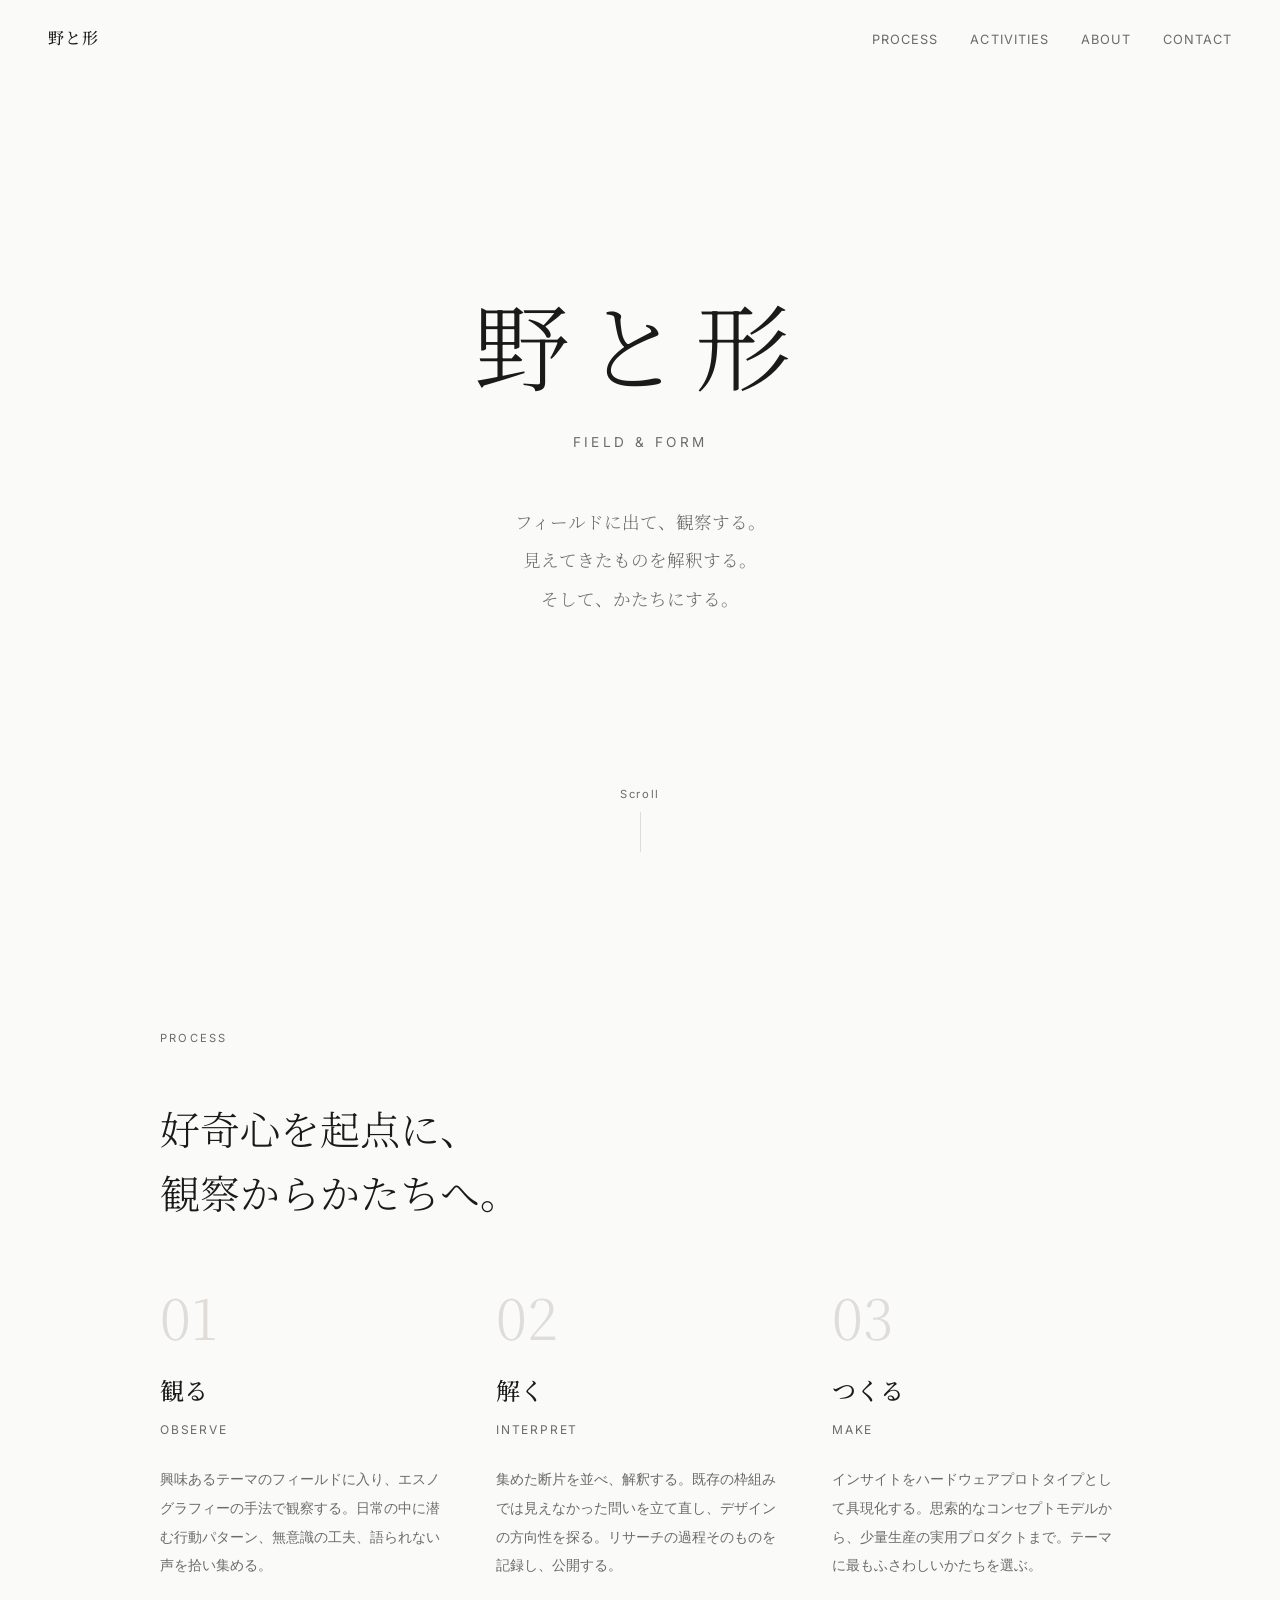
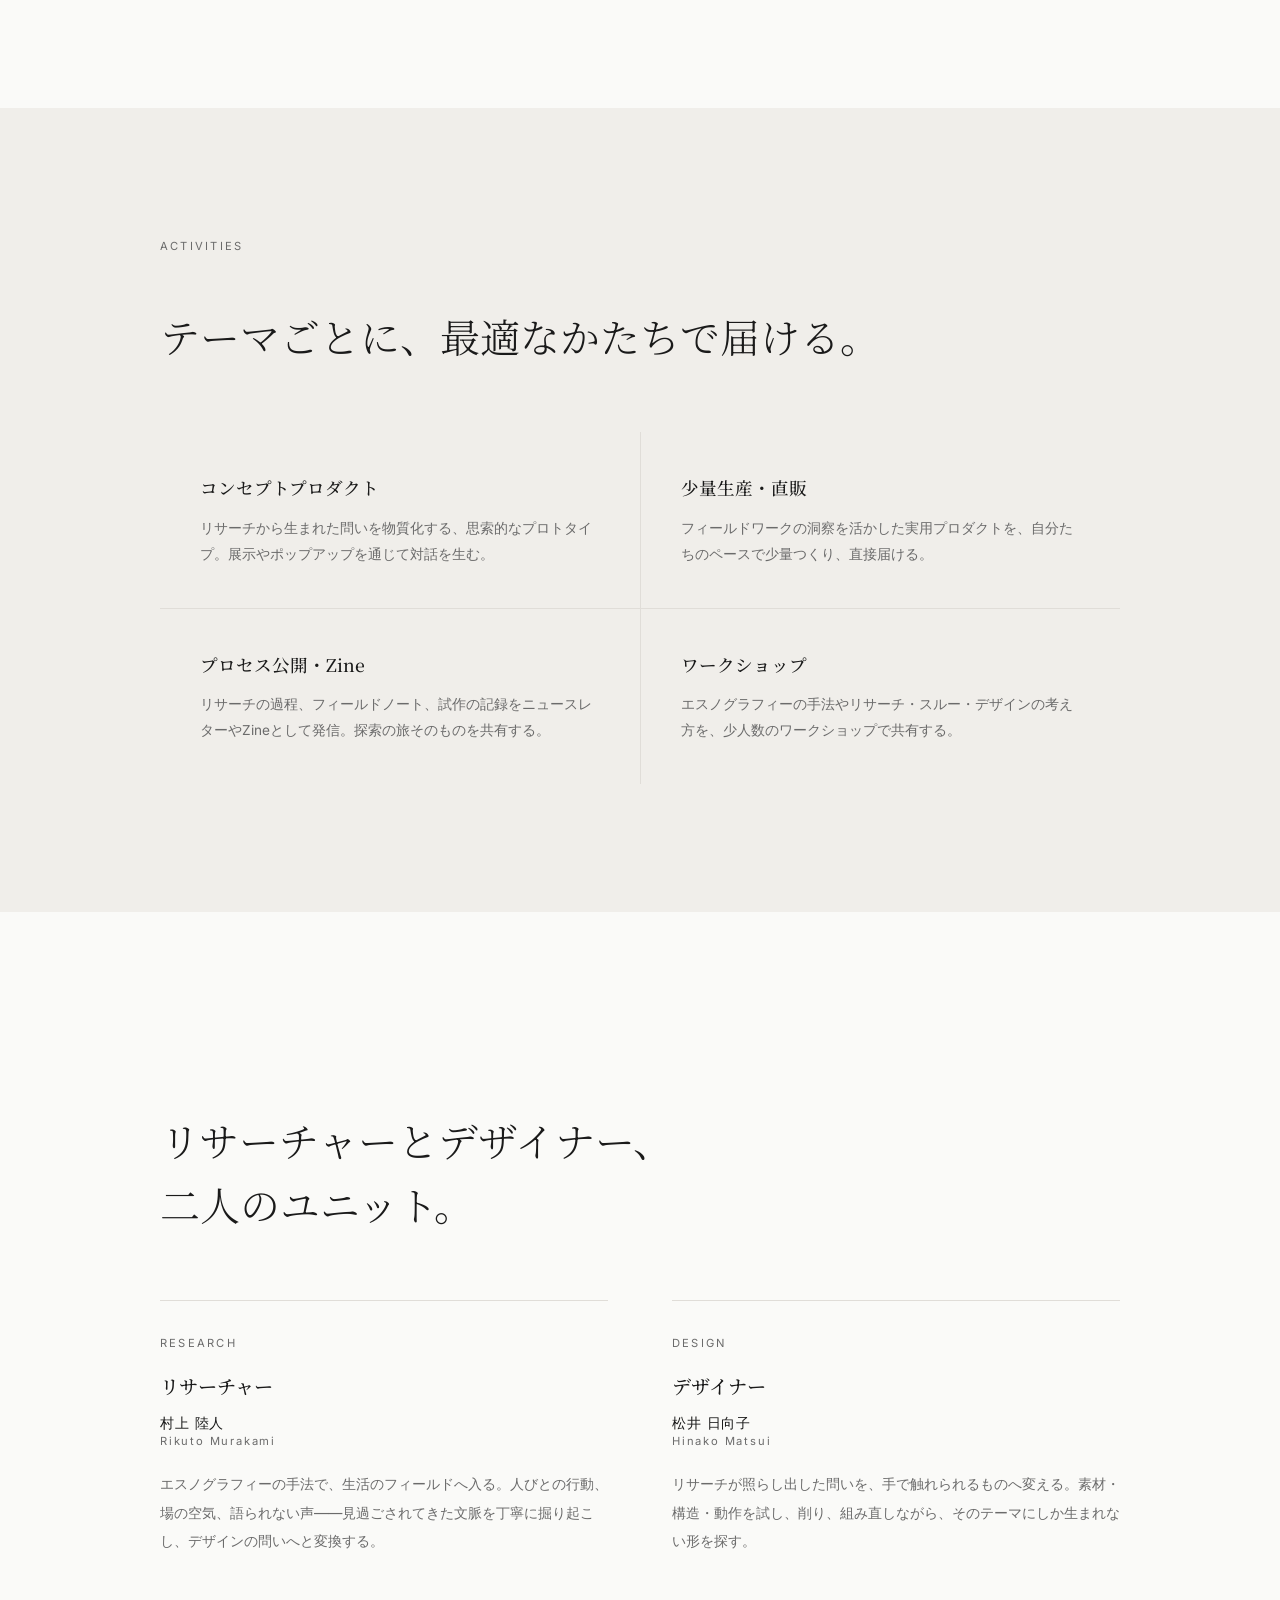
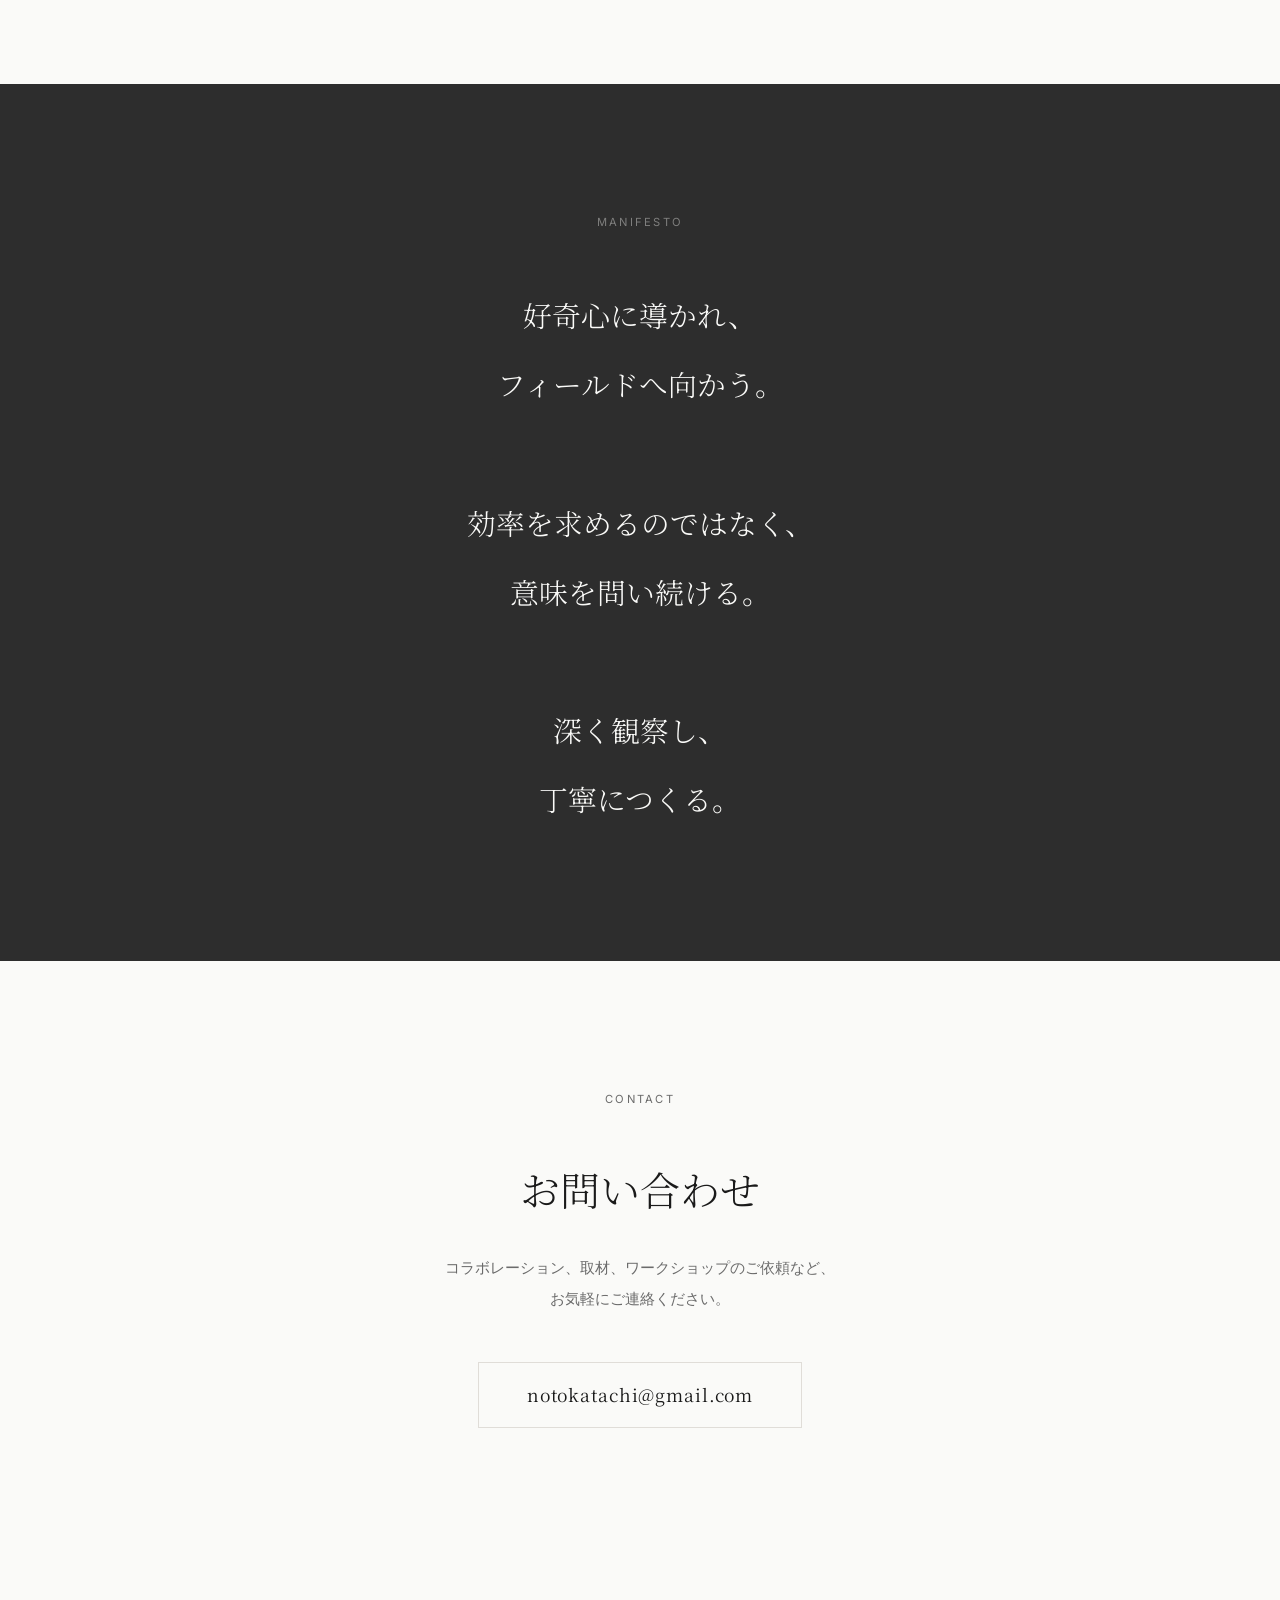
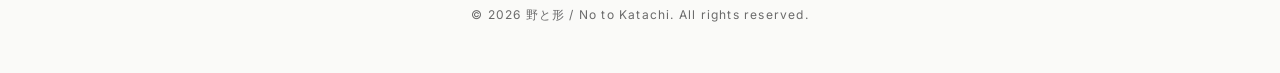
<file: index.html>
<!DOCTYPE html>
<html lang="ja">
<head>
  <meta charset="UTF-8">
  <meta name="viewport" content="width=device-width, initial-scale=1.0">
  <title>野と形 — Field & Form</title>
  <meta name="description" content="フィールドワークから、かたちへ。探索的デザインリサーチとハードウェアプロダクトデザインのコラボレーション。">

  <!-- Canonical & Robots -->
  <link rel="canonical" href="https://no-to-katachi.github.io/No-to-Katachi/">
  <meta name="robots" content="index, follow">
  <meta name="keywords" content="デザインリサーチ, フィールドワーク, エスノグラフィー, プロダクトデザイン, ハードウェアデザイン, 野と形, No to Katachi">
  <meta name="author" content="野と形 / No to Katachi">

  <!-- Open Graph / SNS -->
  <meta property="og:type" content="website">
  <meta property="og:url" content="https://no-to-katachi.github.io/No-to-Katachi/">
  <meta property="og:site_name" content="野と形">
  <meta property="og:title" content="野と形 — Field & Form">
  <meta property="og:description" content="フィールドワークから、かたちへ。探索的デザインリサーチとハードウェアプロダクトデザインのコラボレーション。">
  <meta property="og:locale" content="ja_JP">
  <meta property="og:image" content="https://no-to-katachi.github.io/No-to-Katachi/ogp.png">
  <meta property="og:image:width" content="1080">
  <meta property="og:image:height" content="1080">
  <meta property="og:image:alt" content="野と形 — Field & Form">

  <!-- Twitter Card -->
  <meta name="twitter:card" content="summary">
  <meta name="twitter:title" content="野と形 — Field & Form">
  <meta name="twitter:description" content="フィールドワークから、かたちへ。探索的デザインリサーチとハードウェアプロダクトデザインのコラボレーション。">
  <meta name="twitter:image" content="https://no-to-katachi.github.io/No-to-Katachi/ogp.png">
  <meta name="twitter:image:alt" content="野と形 — Field & Form">

  <style>
    @import url('https://fonts.googleapis.com/css2?family=Noto+Serif+JP:wght@300;500;700&family=Inter:wght@300;400;500&display=swap');

    *, *::before, *::after {
      margin: 0;
      padding: 0;
      box-sizing: border-box;
    }

    :root {
      --color-bg: #fafaf8;
      --color-text: #1a1a1a;
      --color-text-light: #6b6b6b;
      --color-accent: #2d2d2d;
      --color-border: #e0ddd8;
      --color-surface: #f0eeea;
      --font-serif: 'Noto Serif JP', 'Hiragino Mincho ProN', serif;
      --font-sans: 'Inter', 'Hiragino Kaku Gothic ProN', sans-serif;
    }

    html {
      font-size: 16px;
      scroll-behavior: smooth;
    }

    body {
      font-family: var(--font-sans);
      background: var(--color-bg);
      color: var(--color-text);
      line-height: 1.8;
      -webkit-font-smoothing: antialiased;
    }

    /* ── Navigation ── */
    nav {
      position: fixed;
      top: 0;
      width: 100%;
      padding: 1.5rem 3rem;
      display: flex;
      justify-content: space-between;
      align-items: center;
      z-index: 100;
      background: rgba(250, 250, 248, 0.9);
      backdrop-filter: blur(10px);
    }

    nav .logo {
      font-family: var(--font-serif);
      font-size: 1rem;
      font-weight: 500;
      letter-spacing: 0.05em;
    }

    nav .nav-links {
      display: flex;
      gap: 2rem;
      list-style: none;
    }

    nav .nav-links a {
      text-decoration: none;
      color: var(--color-text-light);
      font-size: 0.8rem;
      letter-spacing: 0.08em;
      text-transform: uppercase;
      transition: color 0.3s;
    }

    nav .nav-links a:hover {
      color: var(--color-text);
    }



    /* ── Hero ── */
    .hero {
      min-height: 100vh;
      display: flex;
      flex-direction: column;
      justify-content: center;
      align-items: center;
      text-align: center;
      padding: 6rem 2rem;
    }

    .hero-title {
      font-family: var(--font-serif);
      font-size: clamp(3rem, 8vw, 6rem);
      font-weight: 300;
      letter-spacing: 0.15em;
      margin-bottom: 1.5rem;
      line-height: 1.3;
    }

    .hero-subtitle {
      font-size: 0.85rem;
      letter-spacing: 0.25em;
      text-transform: uppercase;
      color: var(--color-text-light);
      margin-bottom: 3rem;
    }

    .hero-lead {
      max-width: 480px;
      font-family: var(--font-serif);
      font-size: 1.1rem;
      font-weight: 300;
      line-height: 2.2;
      color: var(--color-text-light);
    }

    .scroll-indicator {
      position: absolute;
      bottom: 3rem;
      display: flex;
      flex-direction: column;
      align-items: center;
      gap: 0.5rem;
      color: var(--color-text-light);
      font-size: 0.7rem;
      letter-spacing: 0.15em;
    }

    .scroll-indicator::after {
      content: '';
      width: 1px;
      height: 40px;
      background: var(--color-border);
      animation: scrollLine 2s ease-in-out infinite;
    }

    @keyframes scrollLine {
      0%, 100% { opacity: 0.3; transform: scaleY(0.5); }
      50% { opacity: 1; transform: scaleY(1); }
    }

    /* ── Section Common ── */
    section {
      padding: 8rem 2rem;
    }

    .section-inner {
      max-width: 960px;
      margin: 0 auto;
    }

    .section-label {
      font-size: 0.7rem;
      letter-spacing: 0.2em;
      text-transform: uppercase;
      color: var(--color-text-light);
      margin-bottom: 3rem;
    }

    .section-heading {
      font-family: var(--font-serif);
      font-size: clamp(1.8rem, 4vw, 2.5rem);
      font-weight: 300;
      line-height: 1.6;
      margin-bottom: 2rem;
    }

    /* ── Process ── */
    .process {
      background: var(--color-bg);
    }

    .process-grid {
      display: grid;
      grid-template-columns: repeat(3, 1fr);
      gap: 3rem;
      margin-top: 4rem;
    }

    .process-step {
      position: relative;
    }

    .process-number {
      font-family: var(--font-serif);
      font-size: 3.5rem;
      font-weight: 300;
      color: var(--color-border);
      line-height: 1;
      margin-bottom: 1.5rem;
    }

    .process-title {
      font-family: var(--font-serif);
      font-size: 1.5rem;
      font-weight: 500;
      margin-bottom: 0.5rem;
    }

    .process-title-en {
      font-size: 0.75rem;
      letter-spacing: 0.15em;
      text-transform: uppercase;
      color: var(--color-text-light);
      margin-bottom: 1.5rem;
    }

    .process-desc {
      font-size: 0.9rem;
      color: var(--color-text-light);
      line-height: 2;
    }

    /* ── Activities ── */
    .activities {
      background: var(--color-surface);
    }

    .activities-list {
      display: grid;
      grid-template-columns: repeat(2, 1fr);
      gap: 1px;
      background: var(--color-border);
      margin-top: 4rem;
    }

    .activity-item {
      background: var(--color-surface);
      padding: 2.5rem;
    }

    .activity-title {
      font-family: var(--font-serif);
      font-size: 1.1rem;
      font-weight: 500;
      margin-bottom: 0.75rem;
    }

    .activity-desc {
      font-size: 0.85rem;
      color: var(--color-text-light);
      line-height: 1.9;
    }

    /* ── About ── */
    .about-grid {
      display: grid;
      grid-template-columns: 1fr 1fr;
      gap: 4rem;
      margin-top: 4rem;
    }

    .about-role {
      padding-top: 2rem;
      border-top: 1px solid var(--color-border);
    }

    .about-role-label {
      font-size: 0.7rem;
      letter-spacing: 0.2em;
      text-transform: uppercase;
      color: var(--color-text-light);
      margin-bottom: 1rem;
    }

    .about-role-title {
      font-family: var(--font-serif);
      font-size: 1.2rem;
      font-weight: 500;
      margin-bottom: 0.5rem;
    }

    .about-role-name {
      margin-bottom: 1.25rem;
      line-height: 1.5;
    }
    .about-role-name .name-ja {
      display: block;
      font-size: 0.88rem;
      letter-spacing: 0.06em;
    }
    .about-role-name .name-en {
      display: block;
      font-size: 0.7rem;
      letter-spacing: 0.16em;
      color: var(--color-text-light);
    }

    .about-role-desc {
      font-size: 0.9rem;
      color: var(--color-text-light);
      line-height: 2;
    }

    /* ── Manifesto ── */
    .manifesto {
      background: var(--color-accent);
      color: #fafaf8;
      text-align: center;
    }

    .manifesto .section-label {
      color: rgba(250, 250, 248, 0.4);
    }

    .manifesto-text {
      font-family: var(--font-serif);
      font-size: clamp(1.3rem, 3vw, 1.8rem);
      font-weight: 300;
      line-height: 2.4;
      max-width: 640px;
      margin: 0 auto;
    }

    /* ── Contact ── */
    .contact {
      text-align: center;
    }

    .contact-text {
      font-size: 0.95rem;
      color: var(--color-text-light);
      line-height: 2;
      margin-bottom: 3rem;
      max-width: 480px;
      margin-left: auto;
      margin-right: auto;
    }

    .contact-email {
      display: inline-block;
      font-family: var(--font-serif);
      font-size: 1.1rem;
      color: var(--color-text);
      text-decoration: none;
      padding: 1rem 3rem;
      border: 1px solid var(--color-border);
      transition: all 0.3s;
      letter-spacing: 0.05em;
    }

    .contact-email:hover {
      background: var(--color-text);
      color: var(--color-bg);
      border-color: var(--color-text);
    }

    /* ── Footer ── */
    footer {
      padding: 3rem 2rem;
      text-align: center;
      font-size: 0.75rem;
      color: var(--color-text-light);
      letter-spacing: 0.1em;
    }

    /* ── Responsive ── */
    @media (max-width: 768px) {
      nav {
        padding: 1rem 1.5rem;
      }

      nav .nav-links {
        gap: 1.2rem;
      }

      nav .nav-links a {
        font-size: 0.7rem;
      }

      section {
        padding: 5rem 1.5rem;
      }

      .process-grid {
        grid-template-columns: 1fr;
        gap: 3rem;
      }

      .activities-list {
        grid-template-columns: 1fr;
      }

      .about-grid {
        grid-template-columns: 1fr;
        gap: 3rem;
      }
    }

    /* ── Fade-in Animation ── */
    .fade-in {
      opacity: 0;
      transform: translateY(24px);
      transition: opacity 0.8s ease, transform 0.8s ease;
    }

    .fade-in.visible {
      opacity: 1;
      transform: translateY(0);
    }
  </style>
</head>
<body>

  <!-- Navigation -->
  <nav>
    <div class="logo">野と形</div>
    <ul class="nav-links">
      <li><a href="#process">Process</a></li>
      <li><a href="#activities">Activities</a></li>
      <li><a href="#about">About</a></li>
      <li><a href="#contact">Contact</a></li>
    </ul>
  </nav>

  <!-- Hero -->
  <section class="hero">
    <h1 class="hero-title">野と形</h1>
    <p class="hero-subtitle">Field & Form</p>
    <p class="hero-lead">
      フィールドに出て、観察する。<br>
      見えてきたものを解釈する。<br>
      そして、かたちにする。
    </p>
    <div class="scroll-indicator">Scroll</div>
  </section>

  <!-- Process -->
  <section class="process" id="process">
    <div class="section-inner">
      <p class="section-label fade-in">Process</p>
      <h2 class="section-heading fade-in">
        好奇心を起点に、<br>観察からかたちへ。
      </h2>
      <div class="process-grid">
        <div class="process-step fade-in">
          <div class="process-number">01</div>
          <h3 class="process-title">観る</h3>
          <p class="process-title-en">Observe</p>
          <p class="process-desc">
            興味あるテーマのフィールドに入り、エスノグラフィーの手法で観察する。日常の中に潜む行動パターン、無意識の工夫、語られない声を拾い集める。
          </p>
        </div>
        <div class="process-step fade-in">
          <div class="process-number">02</div>
          <h3 class="process-title">解く</h3>
          <p class="process-title-en">Interpret</p>
          <p class="process-desc">
            集めた断片を並べ、解釈する。既存の枠組みでは見えなかった問いを立て直し、デザインの方向性を探る。リサーチの過程そのものを記録し、公開する。
          </p>
        </div>
        <div class="process-step fade-in">
          <div class="process-number">03</div>
          <h3 class="process-title">つくる</h3>
          <p class="process-title-en">Make</p>
          <p class="process-desc">
            インサイトをハードウェアプロトタイプとして具現化する。思索的なコンセプトモデルから、少量生産の実用プロダクトまで。テーマに最もふさわしいかたちを選ぶ。
          </p>
        </div>
      </div>
    </div>
  </section>

  <!-- Activities -->
  <section class="activities" id="activities">
    <div class="section-inner">
      <p class="section-label fade-in">Activities</p>
      <h2 class="section-heading fade-in">
        テーマごとに、最適なかたちで届ける。
      </h2>
      <div class="activities-list">
        <div class="activity-item fade-in">
          <h3 class="activity-title">コンセプトプロダクト</h3>
          <p class="activity-desc">リサーチから生まれた問いを物質化する、思索的なプロトタイプ。展示やポップアップを通じて対話を生む。</p>
        </div>
        <div class="activity-item fade-in">
          <h3 class="activity-title">少量生産・直販</h3>
          <p class="activity-desc">フィールドワークの洞察を活かした実用プロダクトを、自分たちのペースで少量つくり、直接届ける。</p>
        </div>
        <div class="activity-item fade-in">
          <h3 class="activity-title">プロセス公開・Zine</h3>
          <p class="activity-desc">リサーチの過程、フィールドノート、試作の記録をニュースレターやZineとして発信。探索の旅そのものを共有する。</p>
        </div>
        <div class="activity-item fade-in">
          <h3 class="activity-title">ワークショップ</h3>
          <p class="activity-desc">エスノグラフィーの手法やリサーチ・スルー・デザインの考え方を、少人数のワークショップで共有する。</p>
        </div>
      </div>
    </div>
  </section>

  <!-- About -->
  <section class="about" id="about">
    <div class="section-inner">
      <p class="section-label fade-in">About</p>
      <h2 class="section-heading fade-in">
        リサーチャーとデザイナー、<br>二人のユニット。
      </h2>
      <div class="about-grid">
        <div class="about-role fade-in">
          <p class="about-role-label">Research</p>
          <h3 class="about-role-title">リサーチャー</h3>
          <p class="about-role-name">
            <span class="name-ja">村上 陸人</span>
            <span class="name-en">Rikuto Murakami</span>
          </p>
          <p class="about-role-desc">
            エスノグラフィーの手法で、生活のフィールドへ入る。人びとの行動、場の空気、語られない声——見過ごされてきた文脈を丁寧に掘り起こし、デザインの問いへと変換する。
          </p>
        </div>
        <div class="about-role fade-in">
          <p class="about-role-label">Design</p>
          <h3 class="about-role-title">デザイナー</h3>
          <p class="about-role-name">
            <span class="name-ja">松井 日向子</span>
            <span class="name-en">Hinako Matsui</span>
          </p>
          <p class="about-role-desc">
            リサーチが照らし出した問いを、手で触れられるものへ変える。素材・構造・動作を試し、削り、組み直しながら、そのテーマにしか生まれない形を探す。
          </p>
        </div>
      </div>
    </div>
  </section>

  <!-- Manifesto -->
  <section class="manifesto">
    <div class="section-inner">
      <p class="section-label fade-in">Manifesto</p>
      <p class="manifesto-text fade-in">
        好奇心に導かれ、<br>
        フィールドへ向かう。<br><br>
        効率を求めるのではなく、<br>
        意味を問い続ける。<br><br>
        深く観察し、<br>
        丁寧につくる。
      </p>
    </div>
  </section>

  <!-- Contact -->
  <section class="contact" id="contact">
    <div class="section-inner">
      <p class="section-label fade-in">Contact</p>
      <h2 class="section-heading fade-in">お問い合わせ</h2>
      <p class="contact-text fade-in">
        コラボレーション、取材、ワークショップのご依頼など、<br>
        お気軽にご連絡ください。
      </p>
      <a href="mailto:notokatachi@gmail.com" class="contact-email fade-in">notokatachi@gmail.com</a>
    </div>
  </section>

  <!-- Structured Data (JSON-LD) -->
  <script type="application/ld+json">
  [
    {
      "@context": "https://schema.org",
      "@type": "Organization",
      "name": "野と形",
      "alternateName": "No to Katachi",
      "url": "https://no-to-katachi.github.io/No-to-Katachi/",
      "description": "リサーチャーとデザイナーによるコラボレーションユニット。フィールドワーク・エスノグラフィーを起点に、観察・解釈・制作のプロセスを経て、ハードウェアプロダクトとしてかたちにする。",
      "email": "notokatachi@gmail.com",
      "knowsAbout": [
        "デザインリサーチ",
        "フィールドワーク",
        "エスノグラフィー",
        "プロダクトデザイン",
        "ハードウェアデザイン",
        "リサーチ・スルー・デザイン",
        "コンセプトプロダクト"
      ],
      "sameAs": [
        "https://github.com/No-to-Katachi"
      ]
    },
    {
      "@context": "https://schema.org",
      "@type": "WebSite",
      "name": "野と形 — Field & Form",
      "url": "https://no-to-katachi.github.io/No-to-Katachi/",
      "description": "フィールドワークから、かたちへ。探索的デザインリサーチとハードウェアプロダクトデザインのコラボレーション。",
      "inLanguage": "ja"
    }
  ]
  </script>

  <!-- Footer -->
  <footer>
    <p>&copy; 2026 野と形 / No to Katachi. All rights reserved.</p>
  </footer>

  <!-- Scroll Animation -->
  <script>
    const observer = new IntersectionObserver((entries) => {
      entries.forEach(entry => {
        if (entry.isIntersecting) {
          entry.target.classList.add('visible');
        }
      });
    }, {
      threshold: 0.15,
      rootMargin: '0px 0px -40px 0px'
    });

    document.querySelectorAll('.fade-in').forEach(el => observer.observe(el));
  </script>

</body>
</html>
</file>
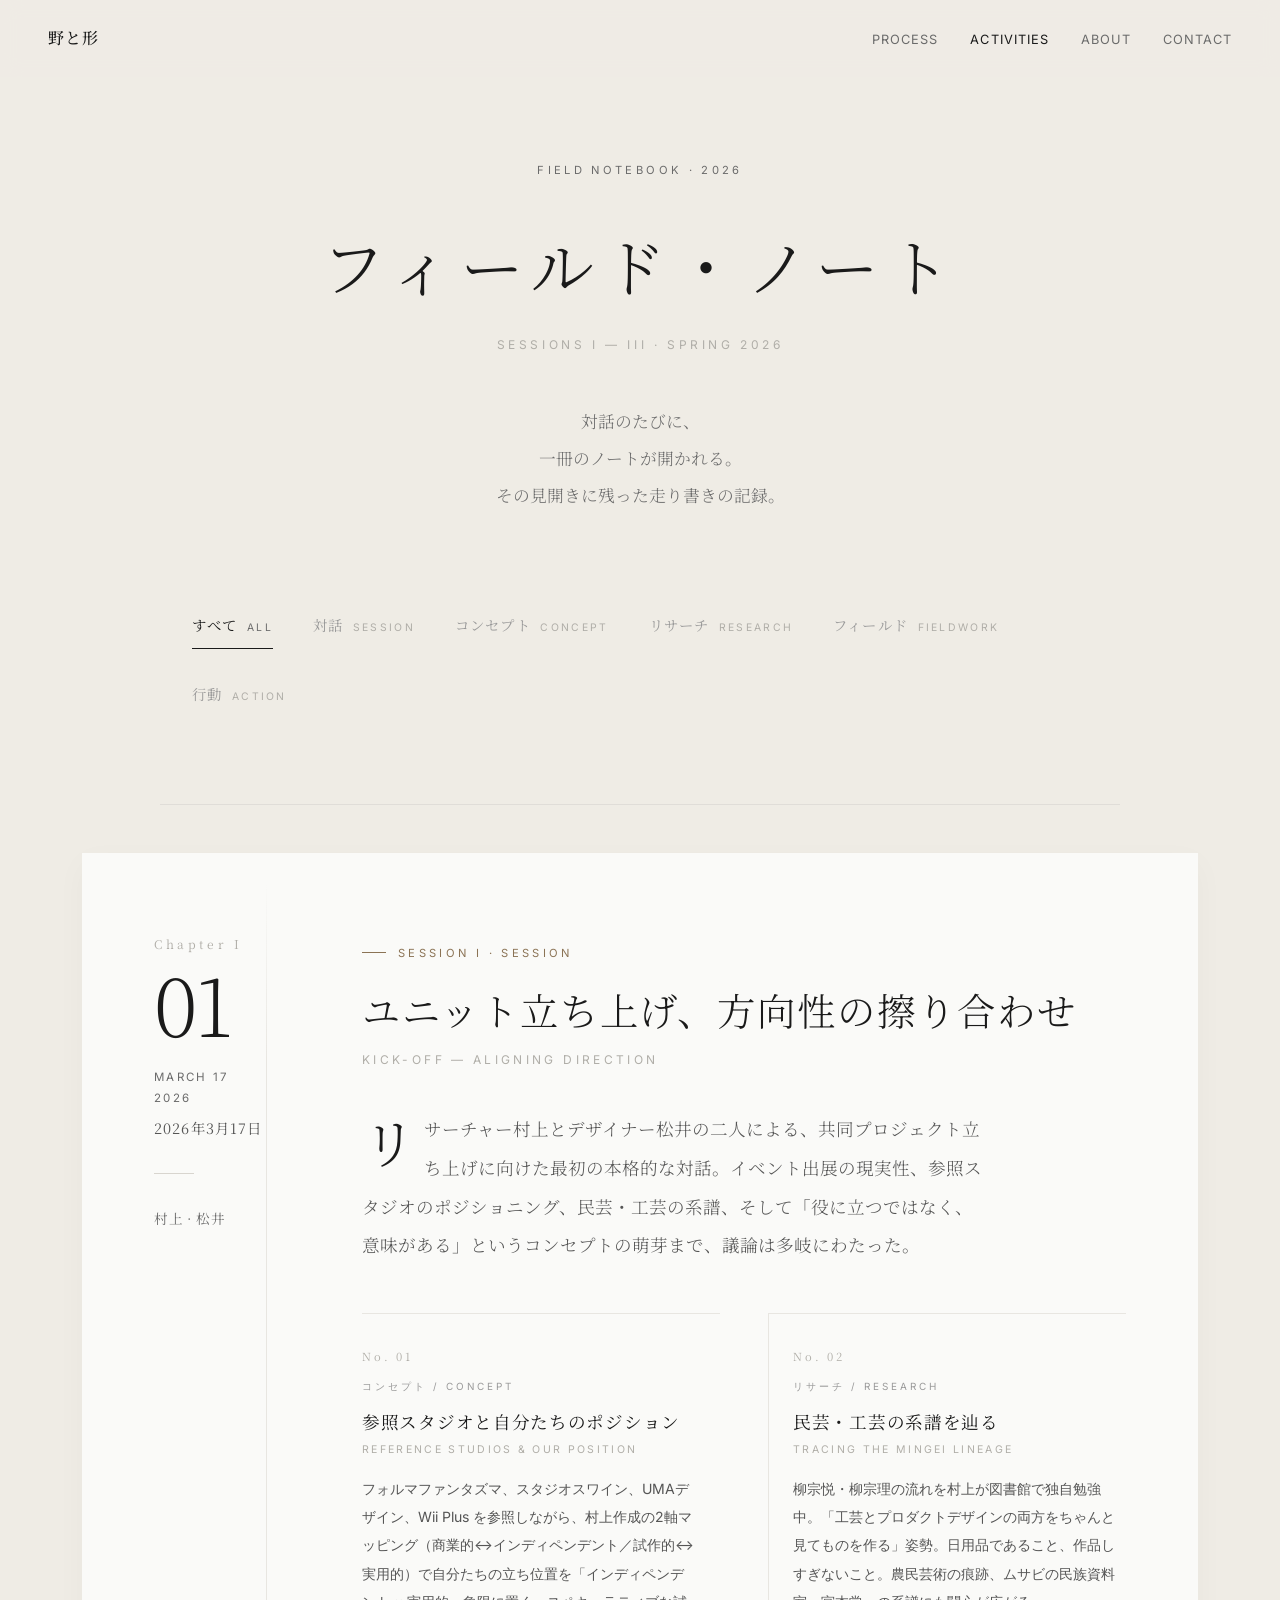
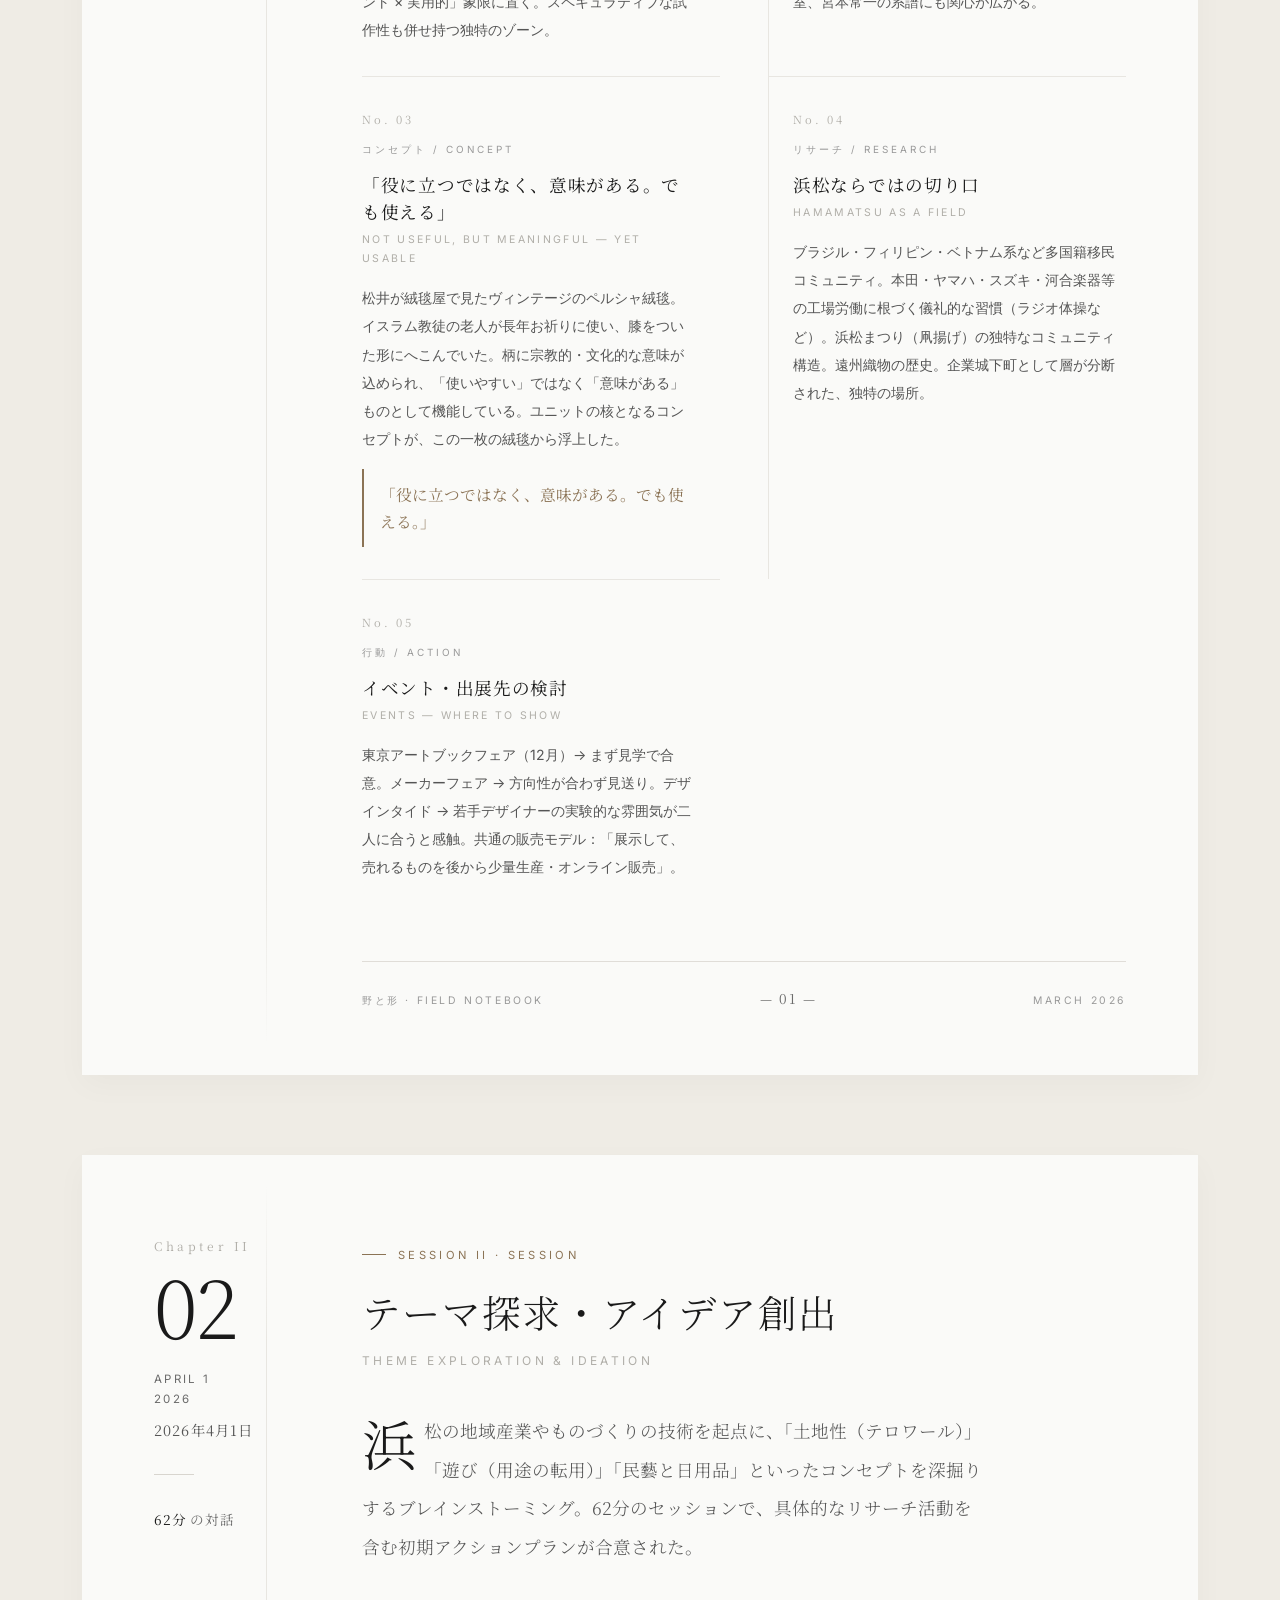
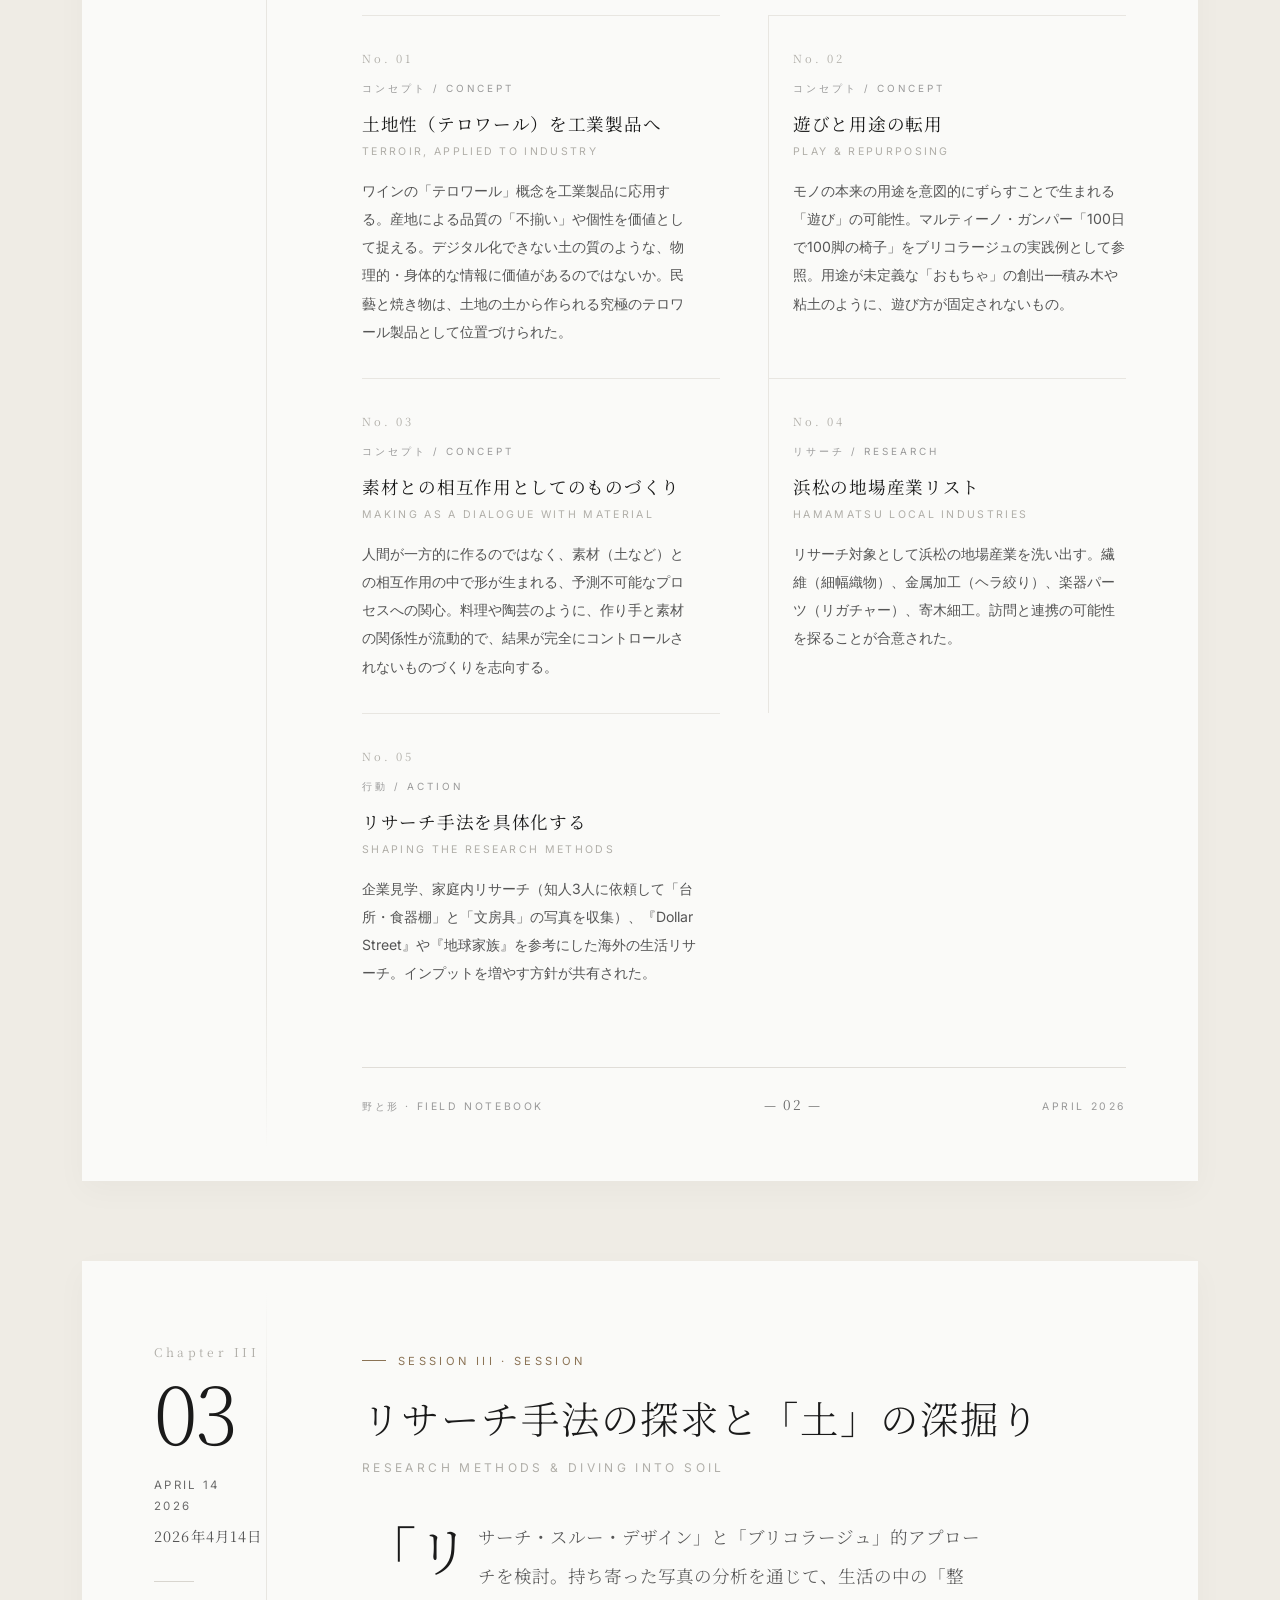
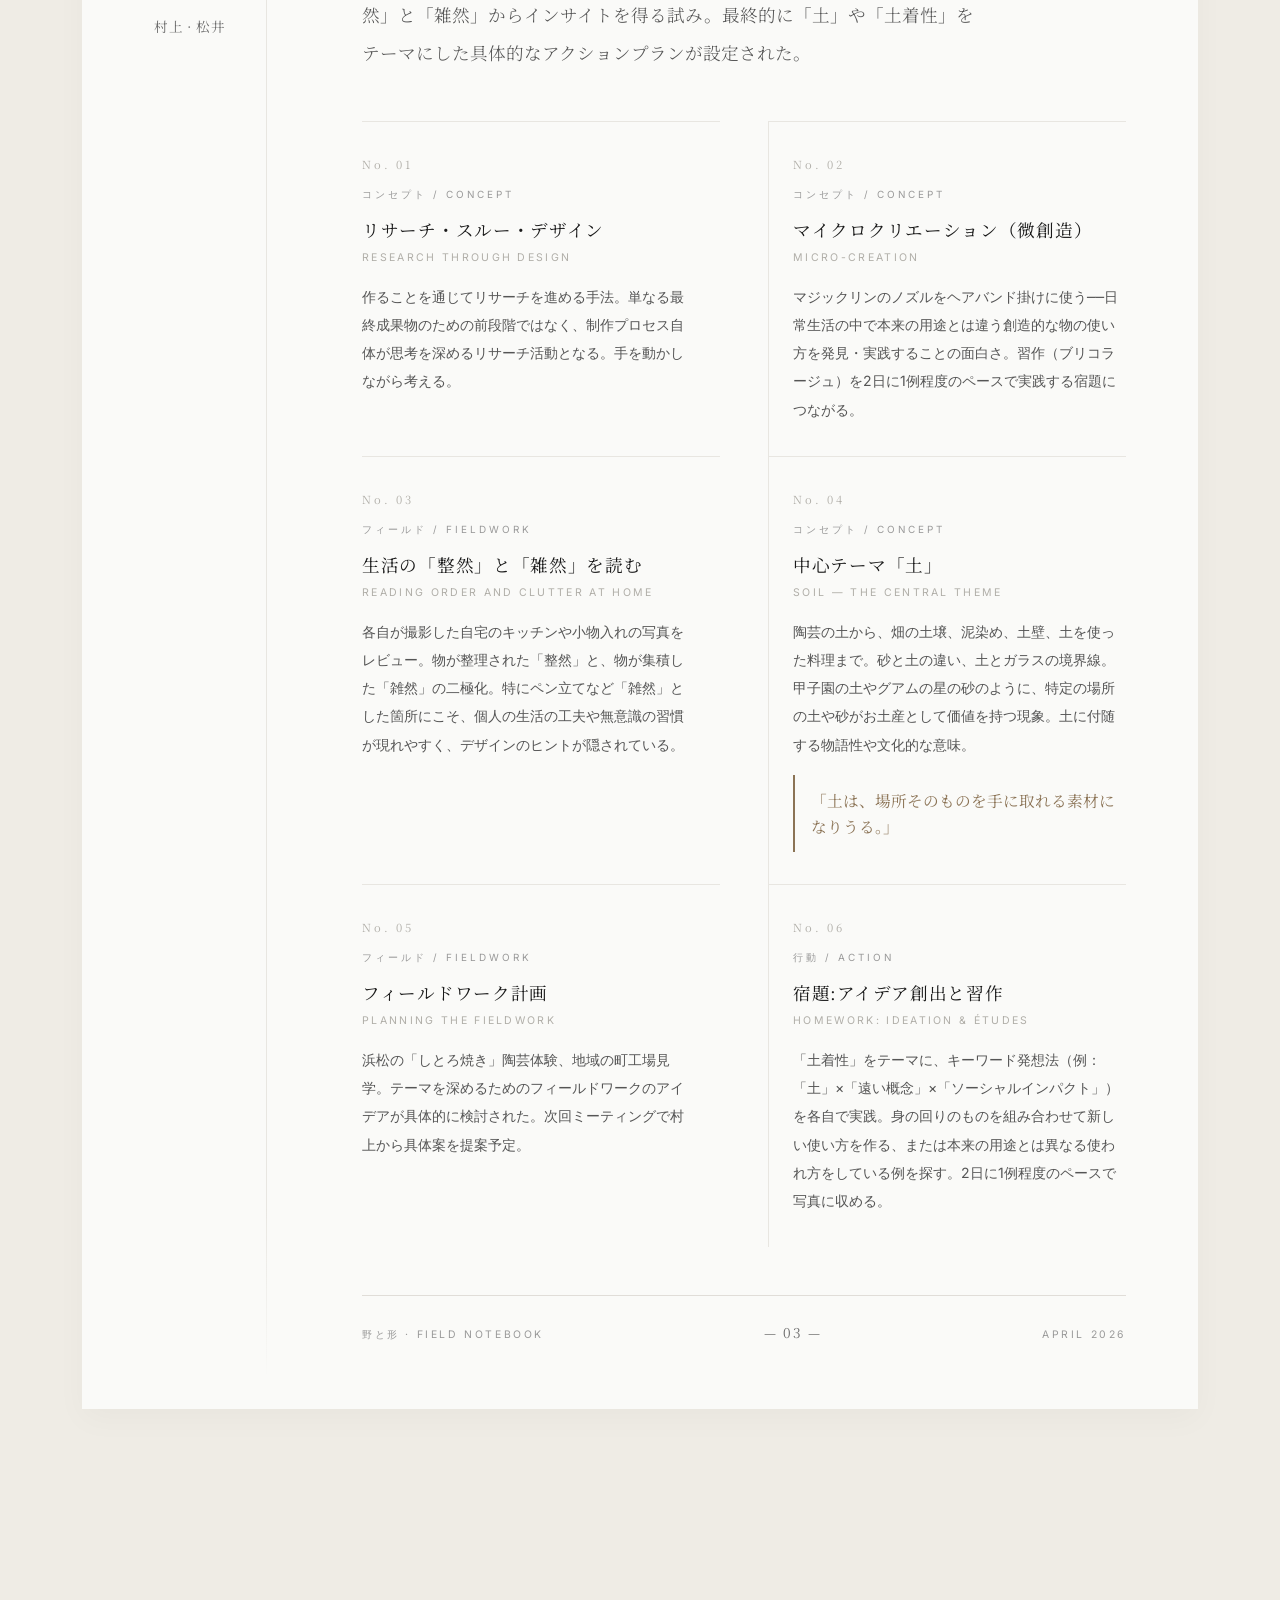
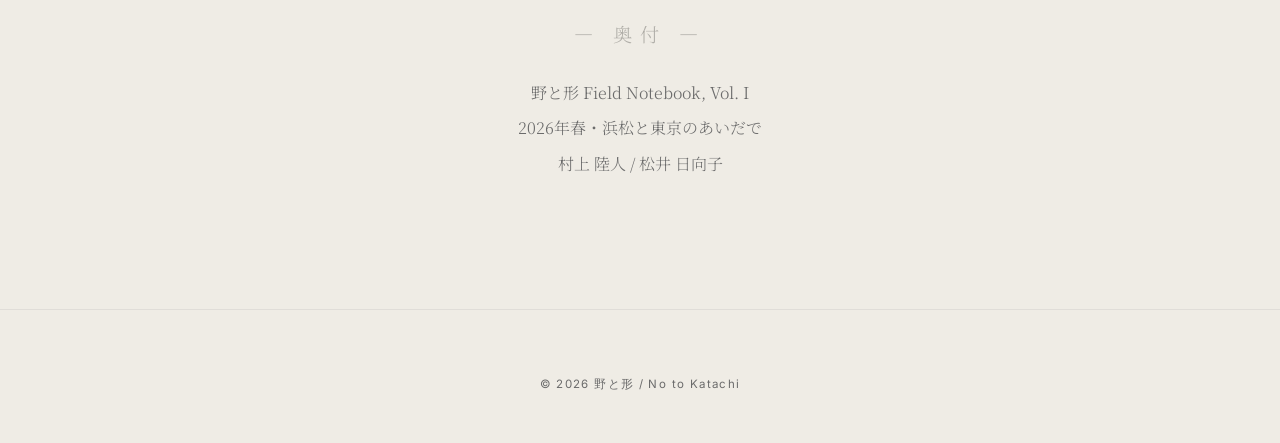
<file: publish/activities/index.html>
<!DOCTYPE html>
<html lang="ja">
<head>
  <meta charset="UTF-8">
  <meta name="viewport" content="width=device-width, initial-scale=1.0">
  <title>活動記録 — 野と形 / Field Notebook</title>
  <meta name="description" content="野と形の活動記録。対話のたびに、一冊のノートが開かれる。その見開きに残った走り書きの記録。">

  <link rel="canonical" href="https://no-to-katachi.github.io/No-to-Katachi/activities/">
  <meta name="robots" content="index, follow">
  <meta name="author" content="野と形 / No to Katachi">

  <meta property="og:type" content="article">
  <meta property="og:url" content="https://no-to-katachi.github.io/No-to-Katachi/activities/">
  <meta property="og:site_name" content="野と形">
  <meta property="og:title" content="活動記録 — 野と形 / Field Notebook">
  <meta property="og:description" content="対話のたびに、一冊のノートが開かれる。その見開きに残った走り書きの記録。">
  <meta property="og:locale" content="ja_JP">
  <meta property="og:image" content="https://no-to-katachi.github.io/No-to-Katachi/ogp.png">

  <meta name="twitter:card" content="summary">
  <meta name="twitter:title" content="活動記録 — 野と形 / Field Notebook">
  <meta name="twitter:description" content="対話のたびに、一冊のノートが開かれる。その見開きに残った走り書きの記録。">
  <meta name="twitter:image" content="https://no-to-katachi.github.io/No-to-Katachi/ogp.png">

  <link rel="stylesheet" href="shared.css">
  <style>
    /* ── C: Field Notebook — editorial spreads ── */
    body { background: var(--nk-paper-warmer); }
    .ntk-nav { background: rgba(239, 236, 229, 0.9); }

    .notebook {
      max-width: 1180px; margin: 0 auto;
      padding: 3rem 2rem 2rem;
    }

    .spread {
      background: var(--nk-paper);
      margin-bottom: 5rem;
      padding: 5rem 4.5rem 4rem;
      box-shadow: 0 10px 30px rgba(0, 0, 0, 0.03);
      position: relative;
      display: grid;
      grid-template-columns: 160px 1fr;
      gap: 3rem;
    }

    /* Center seam suggestion */
    .spread::after {
      content: ''; position: absolute;
      top: 2rem; bottom: 2rem;
      left: calc(160px + 3rem - 1.5rem);
      width: 1px;
      background: linear-gradient(to bottom,
        transparent 0%,
        var(--nk-line-2) 10%,
        var(--nk-line-2) 90%,
        transparent 100%);
    }

    .spread-date-col { position: sticky; top: 7rem; align-self: start; }

    .spread-chapter {
      font-family: var(--nk-serif);
      font-size: 0.75rem;
      letter-spacing: 0.3em;
      color: var(--nk-fg-7);
      margin-bottom: 0.5rem;
    }
    .spread-num {
      font-family: var(--nk-serif);
      font-weight: 200;
      font-size: 5rem;
      line-height: 1;
      color: var(--nk-ink);
      letter-spacing: -0.02em;
    }
    .spread-date-full {
      margin-top: 1.5rem;
      font-size: 0.72rem;
      letter-spacing: 0.2em;
      text-transform: uppercase;
      color: var(--nk-fg-4);
      line-height: 1.8;
    }
    .spread-date-ja {
      margin-top: 0.4rem;
      font-family: var(--nk-serif);
      font-size: 0.9rem;
      color: var(--nk-fg-3);
      letter-spacing: 0.08em;
    }
    .spread-divider {
      margin: 2rem 0;
      width: 40px; height: 1px;
      background: var(--nk-line-3);
    }
    .spread-duration {
      font-family: var(--nk-serif);
      font-size: 0.85rem;
      color: var(--nk-fg-4);
      letter-spacing: 0.06em;
    }
    .spread-duration em {
      font-style: normal; font-weight: 400; color: var(--nk-ink);
    }

    .spread-body {}

    .spread-eyebrow {
      font-size: 0.7rem;
      letter-spacing: 0.3em;
      text-transform: uppercase;
      color: var(--nk-earth);
      margin-bottom: 1.25rem;
      display: inline-flex; align-items: center; gap: 0.75rem;
    }
    .spread-eyebrow::before {
      content: ''; width: 24px; height: 1px; background: var(--nk-earth);
    }

    .spread-title {
      font-family: var(--nk-serif);
      font-weight: 300;
      font-size: clamp(1.8rem, 3vw, 2.4rem);
      letter-spacing: 0.05em;
      line-height: 1.4;
      margin-bottom: 0.75rem;
    }
    .spread-title-en {
      font-family: var(--nk-sans);
      font-size: 0.75rem;
      letter-spacing: 0.28em;
      text-transform: uppercase;
      color: var(--nk-fg-7);
      margin-bottom: 2.5rem;
    }

    .spread-lead {
      font-family: var(--nk-serif);
      font-weight: 300;
      font-size: 1.1rem;
      line-height: 2.2;
      color: var(--nk-fg-3);
      margin-bottom: 3rem;
      max-width: 62ch;
    }
    .spread-lead::first-letter {
      font-family: var(--nk-serif);
      font-size: 3.4rem;
      font-weight: 300;
      float: left;
      line-height: 0.9;
      padding: 0.45rem 0.5rem 0 0;
      color: var(--nk-ink);
    }

    .notes-list {
      display: grid;
      grid-template-columns: repeat(2, 1fr);
      column-gap: 3rem;
      row-gap: 0;
    }

    .note {
      padding: 2rem 0;
      border-top: 1px solid var(--nk-line-2);
      position: relative;
    }
    .note:nth-child(odd) { padding-right: 1.5rem; }
    .note:nth-child(even) { padding-left: 1.5rem; border-left: 1px solid var(--nk-line-2); }

    .note-num {
      font-family: var(--nk-serif);
      font-size: 0.7rem;
      letter-spacing: 0.25em;
      color: var(--nk-fg-7);
      margin-bottom: 0.75rem;
    }
    .note-cat {
      font-size: 0.62rem;
      letter-spacing: 0.3em;
      text-transform: uppercase;
      color: var(--nk-fg-6);
      margin-bottom: 0.75rem;
    }
    .note-title {
      font-family: var(--nk-serif);
      font-weight: 400;
      font-size: 1.1rem;
      letter-spacing: 0.04em;
      line-height: 1.55;
      margin-bottom: 0.3rem;
    }
    .note-title-en {
      font-family: var(--nk-sans);
      font-size: 0.66rem;
      letter-spacing: 0.22em;
      text-transform: uppercase;
      color: var(--nk-fg-7);
      margin-bottom: 1rem;
    }
    .note-summary {
      font-size: 0.88rem;
      line-height: 2;
      color: var(--nk-fg-3);
    }
    .note-quote {
      margin-top: 1rem;
      padding: 0.75rem 0 0.75rem 1rem;
      border-left: 2px solid var(--nk-earth);
      font-family: var(--nk-serif);
      font-size: 0.98rem;
      line-height: 1.7;
      color: var(--nk-earth);
    }

    .page-footer-note {
      margin-top: 3rem;
      padding-top: 1.5rem;
      border-top: 1px solid var(--nk-line-1);
      display: flex; justify-content: space-between; align-items: baseline;
      font-size: 0.65rem;
      letter-spacing: 0.25em;
      text-transform: uppercase;
      color: var(--nk-fg-6);
    }
    .page-footer-note .folio {
      font-family: var(--nk-serif);
      font-size: 0.85rem;
      letter-spacing: 0.15em;
      color: var(--nk-fg-4);
    }

    /* Colophon */
    .colophon {
      max-width: 680px; margin: 0 auto;
      padding: 6rem 2rem 2rem;
      text-align: center;
    }
    .colophon-mark {
      font-family: var(--nk-serif);
      font-size: 1.2rem; font-weight: 300;
      letter-spacing: 0.4em;
      color: var(--nk-fg-7);
      margin-bottom: 1.5rem;
    }
    .colophon-text {
      font-family: var(--nk-serif);
      font-weight: 300;
      font-size: 1rem;
      line-height: 2.2;
      color: var(--nk-fg-4);
    }

    @media (max-width: 900px) {
      .spread {
        grid-template-columns: 1fr;
        padding: 3rem 2rem 2.5rem;
        gap: 2rem;
      }
      .spread::after { display: none; }
      .spread-date-col { position: static; }
      .spread-num { font-size: 3.5rem; }
      .notes-list { grid-template-columns: 1fr; }
      .note:nth-child(even) { padding-left: 0; border-left: none; }
      .note:nth-child(odd) { padding-right: 0; }
    }
  </style>
</head>
<body>

  <nav class="ntk-nav">
    <a href="../" class="logo" style="text-decoration:none;color:inherit;">野と形</a>
    <ul class="nav-links">
      <li><a href="../#process">Process</a></li>
      <li><a href="./" class="current">Activities</a></li>
      <li><a href="../#about">About</a></li>
      <li><a href="../#contact">Contact</a></li>
    </ul>
  </nav>

  <header class="page-header">
    <p class="page-eyebrow">Field Notebook · 2026</p>
    <h1 class="page-title">フィールド・ノート</h1>
    <p class="page-subtitle-en">Sessions I — III · Spring 2026</p>
    <p class="page-lead">
      対話のたびに、<br>
      一冊のノートが開かれる。<br>
      その見開きに残った走り書きの記録。
    </p>
  </header>

  <div class="filter-bar">
    <div class="filter-bar-inner" id="filter-bar-inner"></div>
  </div>

  <main class="notebook" id="notebook"></main>

  <section class="colophon">
    <div class="colophon-mark">— 奥付 —</div>
    <p class="colophon-text">
      野と形 Field Notebook, Vol. I<br>
      2026年春・浜松と東京のあいだで<br>
      村上 陸人 / 松井 日向子
    </p>
  </section>

  <footer class="ntk-footer">
    <p>&copy; 2026 野と形 / No to Katachi</p>
  </footer>

  <script src="entries.js"></script>
  <script>
    // Filter chips
    const filterHost = document.getElementById('filter-bar-inner');
    NTK_CATEGORIES.forEach((c, i) => {
      const b = document.createElement('button');
      b.className = 'filter-chip' + (i === 0 ? ' active' : '');
      b.dataset.cat = c.id;
      b.innerHTML = `<span class="chip-ja">${c.label}</span><span class="chip-en">${c.en}</span>`;
      b.addEventListener('click', () => {
        document.querySelectorAll('.filter-chip').forEach(el => el.classList.remove('active'));
        b.classList.add('active');
        applyFilter(c.id);
      });
      filterHost.appendChild(b);
    });

    const monthNames = { '01': 'January', '02': 'February', '03': 'March', '04': 'April' };
    const romanNums = ['I', 'II', 'III', 'IV', 'V', 'VI', 'VII', 'VIII'];

    // Group by session date
    const host = document.getElementById('notebook');
    const byDate = {};
    NTK_ENTRIES.forEach(e => (byDate[e.date] = byDate[e.date] || []).push(e));
    const dates = Object.keys(byDate).sort();

    dates.forEach((date, idx) => {
      const entries = byDate[date];
      const session = entries.find(e => e.category === 'session') || entries[0];
      const notes = entries.filter(e => e !== session);
      const [y, m, d] = date.split('-');

      const spread = document.createElement('article');
      spread.className = 'spread fade-in';
      spread.dataset.sessionCat = 'session';

      const notesHtml = notes.map((n, i) => `
        <div class="note" data-cat="${n.category}">
          <div class="note-num">No. ${String(i + 1).padStart(2, '0')}</div>
          <div class="note-cat">${n.categoryLabel} / ${n.categoryEn}</div>
          <h3 class="note-title">${n.title}</h3>
          <p class="note-title-en">${n.titleEn}</p>
          <p class="note-summary">${n.summary}</p>
          ${n.quote ? `<p class="note-quote">「${n.quote}」</p>` : ''}
        </div>
      `).join('');

      spread.innerHTML = `
        <aside class="spread-date-col">
          <div class="spread-chapter">Chapter ${romanNums[idx]}</div>
          <div class="spread-num">${String(idx + 1).padStart(2, '0')}</div>
          <p class="spread-date-full">${monthNames[m]} ${parseInt(d)}<br>${y}</p>
          <p class="spread-date-ja">${y}年${parseInt(m)}月${parseInt(d)}日</p>
          <div class="spread-divider"></div>
          ${session.duration ? `<p class="spread-duration"><em>${session.duration}</em> の対話</p>` : `<p class="spread-duration">村上 · 松井</p>`}
        </aside>
        <div class="spread-body">
          <p class="spread-eyebrow">Session ${romanNums[idx]} · ${session.categoryEn}</p>
          <h2 class="spread-title">${session.title}</h2>
          <p class="spread-title-en">${session.titleEn}</p>
          <p class="spread-lead">${session.summary}</p>
          <div class="notes-list">
            ${notesHtml}
          </div>
          <div class="page-footer-note">
            <span>野と形 · Field Notebook</span>
            <span class="folio">— ${String(idx + 1).padStart(2, '0')} —</span>
            <span>${monthNames[m]} ${y}</span>
          </div>
        </div>
      `;
      host.appendChild(spread);
    });

    // Filter: hides notes within spreads; hides spread if session itself filtered out
    function applyFilter(cat) {
      document.querySelectorAll('.note').forEach(el => {
        const match = cat === 'all' || el.dataset.cat === cat;
        el.classList.toggle('hidden-by-filter', !match);
      });
      // if filtering to a non-session category, hide the session lead too? keep lead visible for context
      document.querySelectorAll('.spread').forEach(s => {
        if (cat === 'all' || cat === 'session') { s.style.display = ''; return; }
        const visible = s.querySelectorAll('.note:not(.hidden-by-filter)').length;
        s.style.display = visible ? '' : 'none';
      });
    }

    // Fade-in
    const io = new IntersectionObserver(entries => {
      entries.forEach(en => { if (en.isIntersecting) en.target.classList.add('visible'); });
    }, { threshold: 0.1, rootMargin: '0px 0px -40px 0px' });
    document.querySelectorAll('.fade-in').forEach(el => io.observe(el));
  </script>
</body>
</html>
</file>
<file: publish/activities/shared.css>
/* Shared styles for all three activity-log variations */
@import url('https://fonts.googleapis.com/css2?family=Noto+Serif+JP:wght@200;300;400;500;700&family=Inter:wght@300;400;500;700&display=swap');

*, *::before, *::after {
  margin: 0;
  padding: 0;
  box-sizing: border-box;
}

:root {
  --nk-paper:        #fafaf8;
  --nk-paper-warm:   #f0eeea;
  --nk-paper-warmer: #efece5;
  --nk-paper-stone:  #e8e6e1;
  --nk-ink:          #1a1a1a;
  --nk-ink-soft:     #2d2d2d;

  --nk-fg-3:         #555555;
  --nk-fg-4:         #6b6b6b;
  --nk-fg-6:         #999999;
  --nk-fg-7:         #b0aea8;

  --nk-line-1:       #e0ddd8;
  --nk-line-2:       #e8e6e1;
  --nk-line-3:       #d8d5cf;
  --nk-line-4:       #d4cfc7;

  --nk-earth:        #8b7355;
  --nk-earth-soft:   #d4cfc7;

  --nk-serif: 'Noto Serif JP', 'Hiragino Mincho ProN', 'Yu Mincho', serif;
  --nk-sans:  'Inter', 'Hiragino Kaku Gothic ProN', 'Yu Gothic', system-ui, sans-serif;
}

html { font-size: 16px; scroll-behavior: smooth; }

body {
  font-family: var(--nk-sans);
  background: var(--nk-paper);
  color: var(--nk-ink);
  line-height: 1.8;
  -webkit-font-smoothing: antialiased;
}

/* ── Nav — shared across all three ── */
.ntk-nav {
  position: fixed; top: 0; left: 0; width: 100%;
  padding: 1.5rem 3rem;
  display: flex; justify-content: space-between; align-items: center;
  z-index: 100;
  background: rgba(250, 250, 248, 0.9);
  backdrop-filter: blur(10px);
}
.ntk-nav .logo {
  font-family: var(--nk-serif);
  font-size: 1rem; font-weight: 500; letter-spacing: 0.05em;
}
.ntk-nav .nav-links { display: flex; gap: 2rem; list-style: none; }
.ntk-nav .nav-links a {
  text-decoration: none; color: var(--nk-fg-4);
  font-size: 0.8rem; letter-spacing: 0.08em; text-transform: uppercase;
  transition: color 0.3s;
}
.ntk-nav .nav-links a:hover,
.ntk-nav .nav-links a.current { color: var(--nk-ink); }

/* ── Page header — shared pattern ── */
.page-header {
  padding: 10rem 2rem 6rem;
  text-align: center;
  max-width: 960px; margin: 0 auto;
}
.page-eyebrow {
  font-size: 0.7rem; letter-spacing: 0.3em; text-transform: uppercase;
  color: var(--nk-fg-4); margin-bottom: 2.5rem;
}
.page-title {
  font-family: var(--nk-serif);
  font-size: clamp(2.5rem, 6vw, 4rem);
  font-weight: 300; letter-spacing: 0.12em;
  line-height: 1.4; margin-bottom: 1.5rem;
}
.page-subtitle-en {
  font-size: 0.75rem; letter-spacing: 0.3em; text-transform: uppercase;
  color: var(--nk-fg-7); margin-bottom: 3rem;
}
.page-lead {
  max-width: 520px; margin: 0 auto;
  font-family: var(--nk-serif); font-weight: 300;
  font-size: 1.05rem; line-height: 2.2; color: var(--nk-fg-4);
}

/* ── Filter bar — shared ── */
.filter-bar {
  max-width: 960px; margin: 0 auto;
  padding: 0 2rem 4rem;
  display: flex; justify-content: center; flex-wrap: wrap;
  gap: 0;
  border-bottom: 1px solid var(--nk-line-1);
}
.filter-bar-inner {
  display: flex; gap: 2.5rem; flex-wrap: wrap;
  padding-bottom: 2rem;
}
.filter-chip {
  background: transparent; border: none; cursor: pointer;
  font-family: var(--nk-sans);
  font-size: 0.72rem; letter-spacing: 0.2em; text-transform: uppercase;
  color: var(--nk-fg-6);
  padding: 0.25rem 0;
  transition: color 0.3s;
  position: relative;
}
.filter-chip:hover { color: var(--nk-ink); }
.filter-chip.active {
  color: var(--nk-ink);
}
.filter-chip.active::after {
  content: ''; position: absolute;
  bottom: -0.6rem; left: 0; right: 0;
  height: 1px; background: var(--nk-ink);
}
.filter-chip .chip-ja {
  font-family: var(--nk-serif);
  font-size: 0.9rem; letter-spacing: 0.08em;
  text-transform: none;
}
.filter-chip .chip-en {
  margin-left: 0.6rem;
  font-size: 0.65rem; color: var(--nk-fg-7);
}
.filter-chip.active .chip-en { color: var(--nk-fg-4); }

/* ── Footer ── */
.ntk-footer {
  padding: 4rem 2rem 3rem;
  text-align: center;
  font-size: 0.72rem;
  color: var(--nk-fg-4);
  letter-spacing: 0.12em;
  border-top: 1px solid var(--nk-line-1);
  margin-top: 6rem;
}

/* ── Fade-in ── */
.fade-in {
  opacity: 0; transform: translateY(24px);
  transition: opacity 0.8s ease, transform 0.8s ease;
}
.fade-in.visible { opacity: 1; transform: translateY(0); }

.hidden-by-filter { display: none !important; }

/* Responsive */
@media (max-width: 768px) {
  .ntk-nav { padding: 1rem 1.5rem; }
  .ntk-nav .nav-links { gap: 1.2rem; }
  .ntk-nav .nav-links a { font-size: 0.7rem; }
  .page-header { padding: 7rem 1.5rem 4rem; }
  .filter-bar-inner { gap: 1.5rem; }
}
</file>
